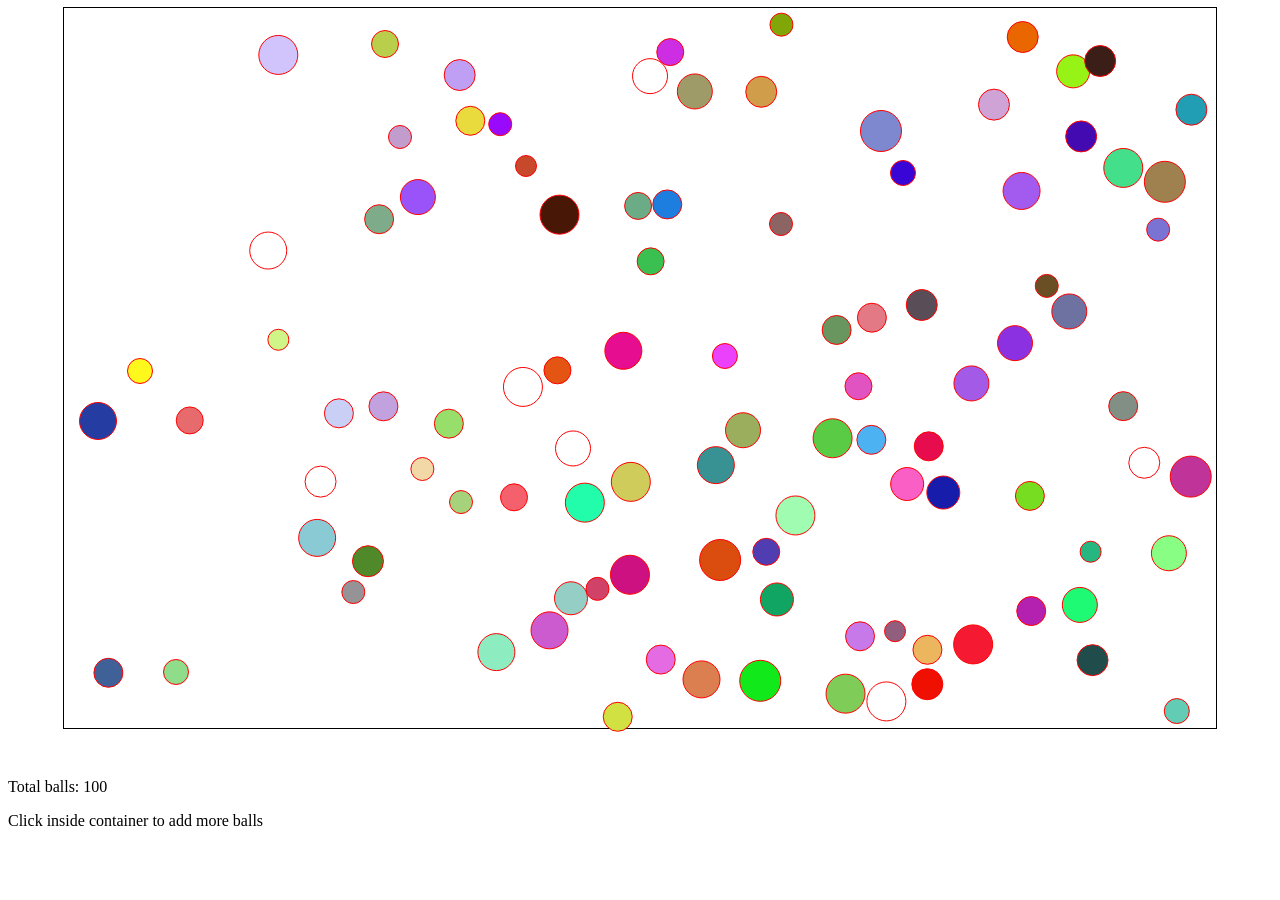
<file: ball_collision/index.html>
<!doctype html>
<html lang="en">
  <head>
    <meta charset="UTF-8" />
    <meta name="viewport" content="width=device-width, initial-scale=1" />
    <title>Ball Collision</title>
  </head>
  <body>
    <script src="scripts/index.js" type="module"></script>
  </body>
</html>
</file>
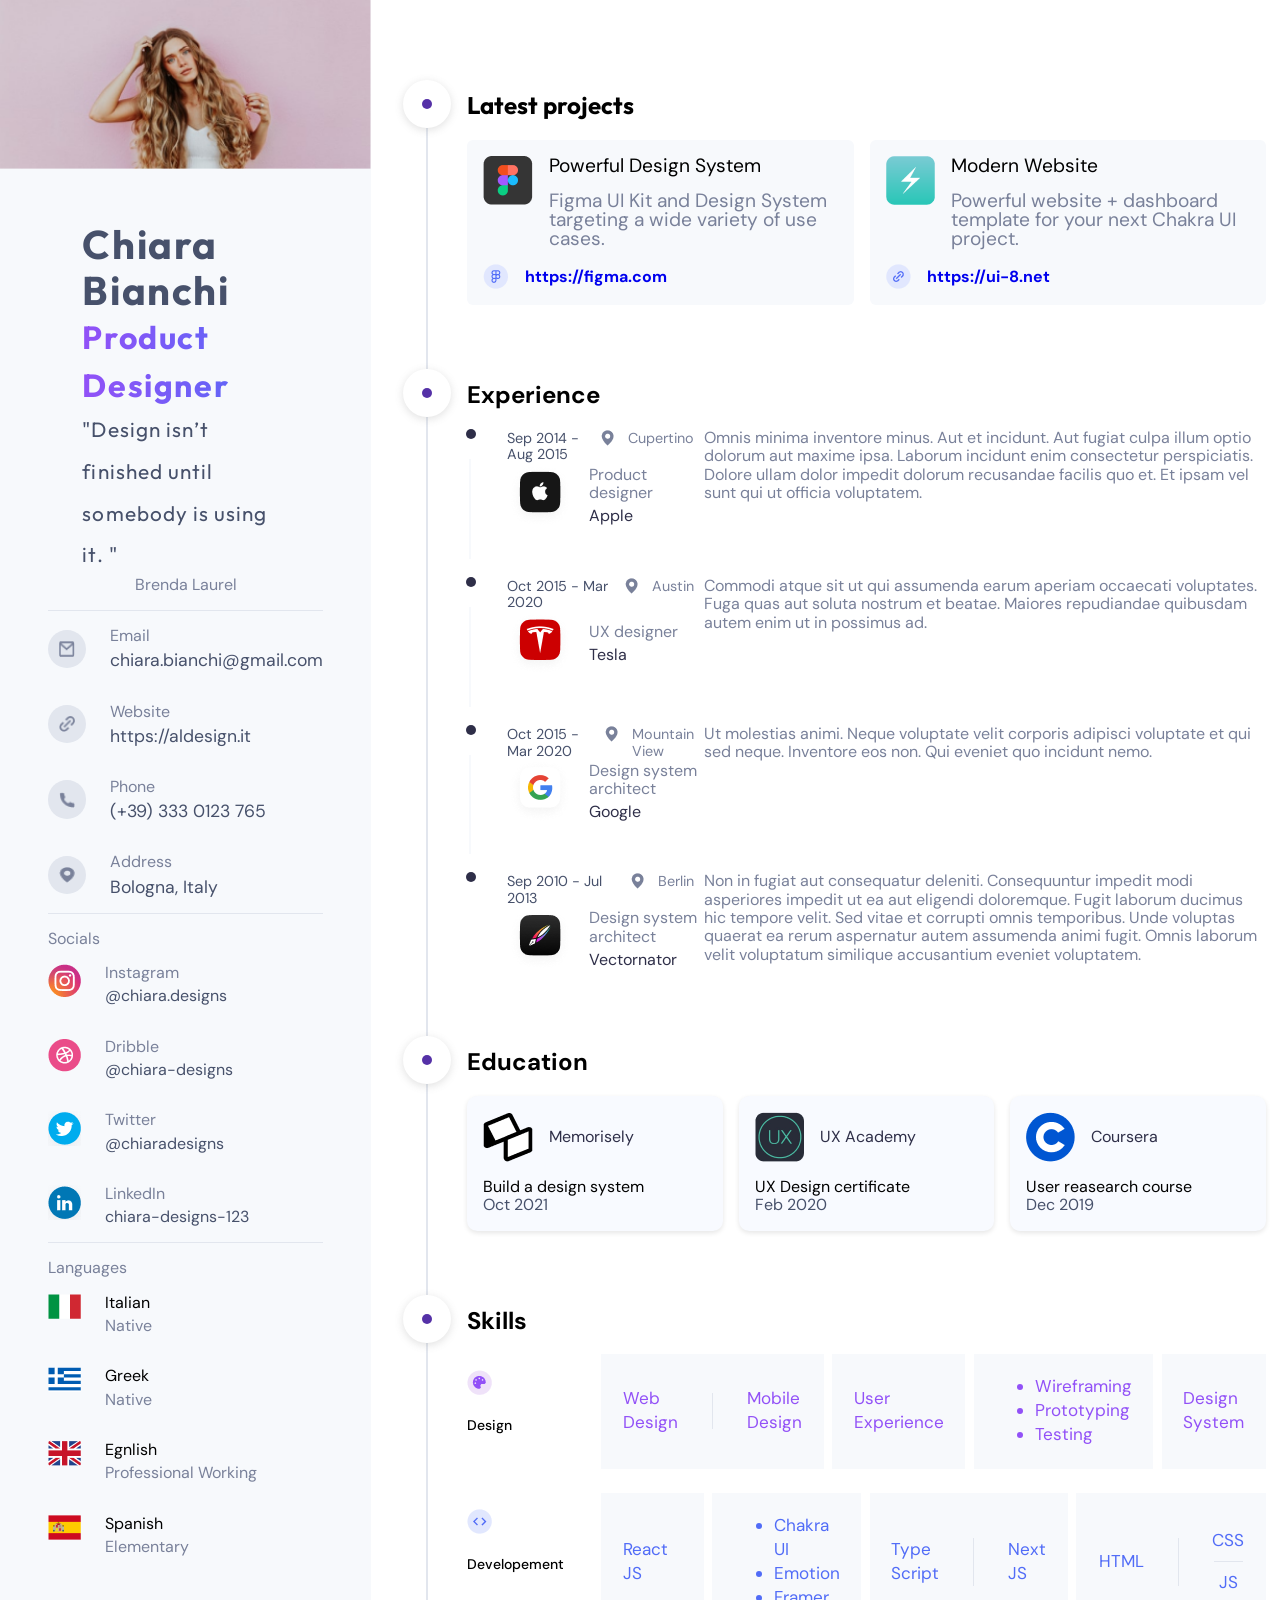
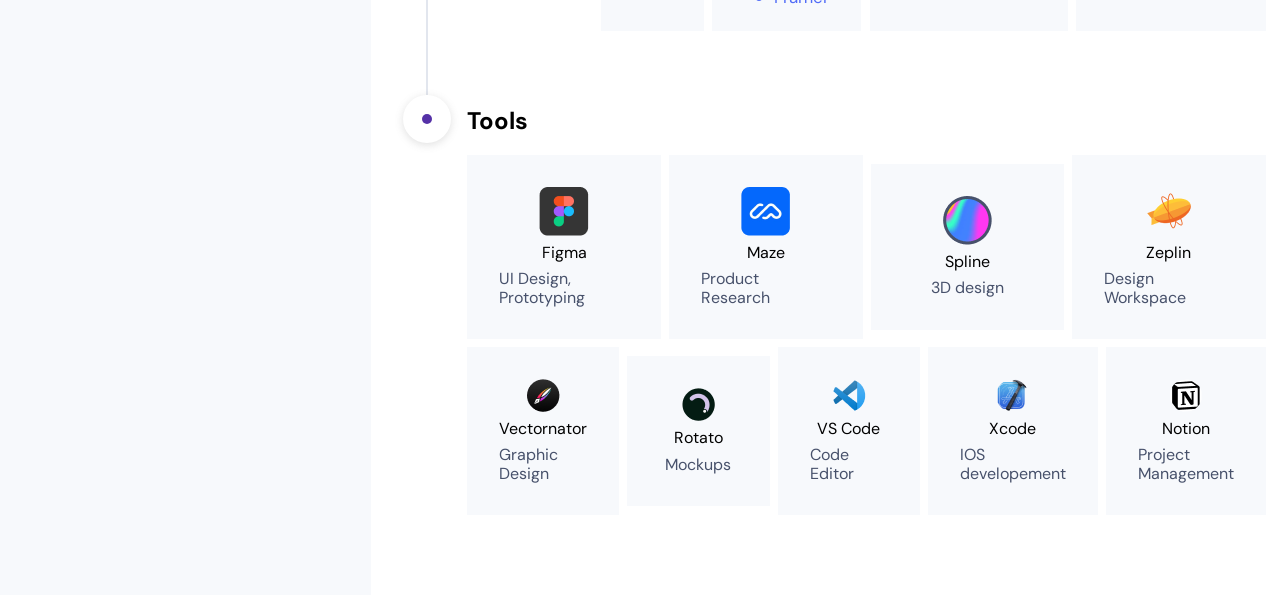
<file: Day1/index.html>
<!doctype html>
<html lang="en">
  <head>
    <meta charset="UTF-8" />
    <meta name="viewport" content="width=device-width, initial-scale=1" />
    <title>Chiara Bianchi</title>

    <!-- Outfit font -->
    <link rel="preconnect" href="https://fonts.googleapis.com" />
    <link rel="preconnect" href="https://fonts.gstatic.com" crossorigin />
    <link
      href="https://fonts.googleapis.com/css2?family=Outfit:wght@100..900&display=swap"
      rel="stylesheet"
    />
    <!-- DM Sans font -->
    <link rel="preconnect" href="https://fonts.googleapis.com" />
    <link rel="preconnect" href="https://fonts.gstatic.com" crossorigin />
    <link
      href="https://fonts.googleapis.com/css2?family=DM+Sans:ital,opsz,wght@0,9..40,100..1000;1,9..40,100..1000&family=Outfit:wght@100..900&display=swap"
      rel="stylesheet"
    />
    <link href="css/normalize.css" rel="stylesheet" />
    <link href="css/style.css" rel="stylesheet" />
    <link href="css/desktop.css" rel="stylesheet" />
  </head>

  <body>
    <div class="container">
      <!-- Side bar -->
      <div class="sidebar">
        <div class="profile-image">
          <img src="assets/profile/picture.png" alt="profile picture" />
        </div>
        <div class="wrapper">
          <section class="profile">
            <h1>Chiara Bianchi</h1>
            <h2>Product Designer</h2>
            <p>
              &quot;Design isn’t finished until somebody is using it. &quot;
            </p>
            <label class="profile__label--gray">Brenda Laurel</label>
          </section>
          <div class="sidebar__hr">
            <hr class="sidebar__hr--dim" />
          </div>
          <section class="contact">
            <div class="contact__cards">
              <div class="sidebar__card contact__card">
                <div class="contact__icon">
                  <img src="assets/icons/mail.png" alt="mail logo" />
                </div>
                <div class="details">
                  <span class="profile__label--gray">Email</span>
                  <a href="mailto:chiara.bianchi@gmail.com"
                    >chiara.bianchi@gmail.com</a
                  >
                </div>
              </div>
              <div class="sidebar__card contact__card">
                <div class="contact__icon">
                  <img src="assets/icons/link.png" alt="link logo" />
                </div>
                <div class="details">
                  <span class="profile__label--gray">Website</span>
                  <a href="https://aldesign.it">https://aldesign.it</a>
                </div>
              </div>
              <div class="sidebar__card contact__card">
                <div class="contact__icon">
                  <img src="assets/icons/phone.png" alt="phone logo" />
                </div>
                <div class="details">
                  <span class="profile__label--gray">Phone</span>
                  <a href="tel:+393330123765">(+39) 333 0123 765</a>
                </div>
              </div>
              <div class="sidebar__card contact__card">
                <div class="contact__icon">
                  <img src="assets/icons/location.png" alt="link logo" />
                </div>
                <div class="details">
                  <span class="profile__label--gray">Address</span>
                  <span>Bologna, Italy</span>
                </div>
              </div>
            </div>
          </section>
          <div class="sidebar__hr">
            <hr class="sidebar__hr--dim" />
          </div>
          <section class="social">
            <p class="profile__label--gray">Socials</p>
            <div class="contact__cards">
              <div class="sidebar__card">
                <div>
                  <img
                    src="assets/socials/instagram.png"
                    alt="instagram logo"
                  />
                </div>
                <div class="details">
                  <span class="profile__label--gray">Instagram</span>
                  <a href="https://instagram.com/chiara.designs"
                    >@chiara.designs</a
                  >
                </div>
              </div>
              <div class="sidebar__card">
                <div>
                  <img src="assets/socials/dribble.png" alt="dirbble logo" />
                </div>
                <div class="details">
                  <span class="profile__label--gray">Dribble</span>
                  <a href="https://instagram.com/chiara.designs"
                    >@chiara-designs</a
                  >
                </div>
              </div>
              <div class="sidebar__card">
                <div>
                  <img src="assets/socials/twitter.png" alt="twitter logo" />
                </div>
                <div class="details">
                  <span class="profile__label--gray">Twitter</span>
                  <a href="https://twitter.com/chiara.designs"
                    >@chiaradesigns</a
                  >
                </div>
              </div>
              <div class="sidebar__card">
                <div>
                  <img src="assets/socials/linkedin.png" alt="linkedin logo" />
                </div>
                <div class="details">
                  <span class="profile__label--gray">LinkedIn</span>
                  <a href="https://linkedin.com/chiara.designs"
                    >chiara-designs-123</a
                  >
                </div>
              </div>
            </div>
          </section>
          <div class="sidebar__hr">
            <hr class="sidebar__hr--dim" />
          </div>
          <section class="language">
            <p class="profile__label--gray">Languages</p>
            <div class="language__cards">
              <div class="language__card">
                <div>
                  <img src="assets/flags/italy.png" alt="Flag of Italy" />
                </div>
                <div class="details">
                  <span>Italian</span>
                  <span class="profile__label--gray">Native</span>
                </div>
              </div>
              <div class="language__card">
                <div>
                  <img src="assets/flags/greece.png" alt="Flag of Greece" />
                </div>
                <div class="details">
                  <span>Greek</span>
                  <span class="profile__label--gray">Native</span>
                </div>
              </div>
              <div class="language__card">
                <div>
                  <img src="assets/flags/britain.png" alt="Flag of Britain" />
                </div>
                <div class="details">
                  <span>Egnlish</span>
                  <span class="profile__label--gray">Professional Working</span>
                </div>
              </div>
              <div class="language__card">
                <div>
                  <img src="assets/flags/spain.png" alt="Flag of Spain" />
                </div>
                <div class="details">
                  <span>Spanish</span>
                  <span class="profile__label--gray">Elementary</span>
                </div>
              </div>
            </div>
          </section>
        </div>
      </div>

      <!-- Main -->
      <div class="main">
        <ul class="timeline">
          <li class="timeline__item">
            <div class="timeline__indicator">
              <div class="timeline__indicator--small"></div>
            </div>
            <section class="projects">
              <h2>Latest projects</h2>
              <!-- Project cards -->
              <div class="project__cards">
                <div class="project__card">
                  <div class="project__content">
                    <div class="project__image">
                      <img
                        src="assets/projects//figma.png"
                        alt="Powerful Design System"
                      />
                    </div>
                    <div class="project__desc">
                      <p>Powerful Design System</p>
                      <p>
                        Figma UI Kit and Design System targeting a wide variety
                        of use cases.
                      </p>
                    </div>
                  </div>
                  <div class="project__link">
                    <img src="assets/projects/figma-small.png" alt="figma" />
                    <a href="https://figma.com">https://figma.com</a>
                  </div>
                </div>
                <div class="project__card">
                  <div class="project__content">
                    <div class="project__image">
                      <img
                        src="assets/projects//modernwebsite.png"
                        alt="Modern Website"
                      />
                    </div>
                    <div class="project__desc">
                      <p>Modern Website</p>
                      <p>
                        Powerful website + dashboard template for your next
                        Chakra UI project.
                      </p>
                    </div>
                  </div>
                  <div class="project__link">
                    <img src="assets/projects/link-small.png" alt="figma" />
                    <a href="https://ui-8.net">https://ui-8.net</a>
                  </div>
                </div>
              </div>
            </section>
          </li>
          <li class="timeline__item">
            <div class="timeline__indicator">
              <div class="timeline__indicator--small"></div>
            </div>
            <section class="experience">
              <h2>Experience</h2>
              <ul class="experience__timeline">
                <li class="experience__timeline-item">
                  <div class="timeline__indicator--small"></div>
                  <div class="experience__card">
                    <div class="experience__card-container">
                      <div class="experience__card-header">
                        <span class="text--gray">Sep 2014 - Aug 2015</span>
                        <div class="company__location-icon">
                          <img
                            src="assets/projects/location.png"
                            alt="location icon"
                          />
                        </div>
                        <span class="profile__label--gray">Cupertino</span>
                      </div>
                      <div class="experience__card-content">
                        <img
                          src="assets/companies/apple.png"
                          alt="apple"
                          class="logo"
                        />
                        <div class="details">
                          <span class="profile__label--gray title"
                            >Product designer</span
                          >
                          <span class="company">Apple</span>
                        </div>
                      </div>
                    </div>
                    <div class="experience__card-desc profile__label--gray">
                      <p>
                        Omnis minima inventore minus. Aut et incidunt. Aut
                        fugiat culpa illum optio dolorum aut maxime ipsa.
                        Laborum incidunt enim consectetur perspiciatis. Dolore
                        ullam dolor impedit dolorum recusandae facilis quo et.
                        Et ipsam vel sunt qui ut officia voluptatem.
                      </p>
                    </div>
                  </div>
                </li>
                <li class="experience__timeline-item">
                  <div class="timeline__indicator--small"></div>
                  <div class="experience__card">
                    <div class="experience__card-container">
                      <div class="experience__card-header">
                        <span class="text--gray">Oct 2015 - Mar 2020</span>
                        <div class="company__location-icon">
                          <img
                            src="assets/projects/location.png"
                            alt="location icon"
                          />
                        </div>
                        <span class="profile__label--gray">Austin</span>
                      </div>
                      <div class="experience__card-content">
                        <img
                          src="assets/companies/tesla.png"
                          alt="tesla"
                          class="logo"
                        />
                        <div class="details">
                          <span class="profile__label--gray title"
                            >UX designer</span
                          >
                          <span class="company">Tesla</span>
                        </div>
                      </div>
                    </div>
                    <div class="experience__card-desc profile__label--gray">
                      <p>
                        Commodi atque sit ut qui assumenda earum aperiam
                        occaecati voluptates. Fuga quas aut soluta nostrum et
                        beatae. Maiores repudiandae quibusdam autem enim ut in
                        possimus ad.
                      </p>
                    </div>
                  </div>
                </li>
                <li class="experience__timeline-item">
                  <div class="timeline__indicator--small"></div>
                  <div class="experience__card">
                    <div class="experience__card-container">
                      <div class="experience__card-header">
                        <span class="text--gray">Oct 2015 - Mar 2020</span>
                        <div class="company__location-icon">
                          <img
                            src="assets/projects/location.png"
                            alt="location icon"
                          />
                        </div>
                        <span class="profile__label--gray">Mountain View</span>
                      </div>
                      <div class="experience__card-content">
                        <img
                          src="assets/companies/google.png"
                          alt="tesla"
                          class="logo"
                        />
                        <div class="details">
                          <span class="profile__label--gray title"
                            >Design system architect</span
                          >
                          <span class="company">Google</span>
                        </div>
                      </div>
                    </div>
                    <div class="experience__card-desc profile__label--gray">
                      <p>
                        Ut molestias animi. Neque voluptate velit corporis
                        adipisci voluptate et qui sed neque. Inventore eos non.
                        Qui eveniet quo incidunt nemo.
                      </p>
                    </div>
                  </div>
                </li>
                <li class="experience__timeline-item">
                  <div class="timeline__indicator--small"></div>
                  <div class="experience__card">
                    <div class="experience__card-container">
                      <div class="experience__card-header">
                        <span class="text--gray">Sep 2010 - Jul 2013</span>
                        <div class="company__location-icon">
                          <img
                            src="assets/projects/location.png"
                            alt="location icon"
                          />
                        </div>
                        <span class="profile__label--gray">Berlin</span>
                      </div>
                      <div class="experience__card-content">
                        <img
                          src="assets/companies/vectornator.png"
                          alt="tesla"
                          class="logo"
                        />
                        <div class="details">
                          <span class="profile__label--gray title"
                            >Design system architect</span
                          >
                          <span class="company">Vectornator</span>
                        </div>
                      </div>
                    </div>
                    <div class="experience__card-desc profile__label--gray">
                      <p>
                        Non in fugiat aut consequatur deleniti. Consequuntur
                        impedit modi asperiores impedit ut ea aut eligendi
                        doloremque. Fugit laborum ducimus hic tempore velit. Sed
                        vitae et corrupti omnis temporibus. Unde voluptas
                        quaerat ea rerum aspernatur autem assumenda animi fugit.
                        Omnis laborum velit voluptatum similique accusantium
                        eveniet voluptatem.
                      </p>
                    </div>
                  </div>
                </li>
              </ul>
            </section>
          </li>
          <li class="timeline__item">
            <div class="timeline__indicator">
              <div class="timeline__indicator--small"></div>
            </div>
            <section class="education">
              <h2>Education</h2>
              <div class="education__cards">
                <div class="education__card">
                  <div class="education__card-logo">
                    <img
                      src="assets/education/memorisely.png"
                      alt="memorisely"
                    />
                    <span class="company">Memorisely</span>
                  </div>
                  <div class="education__card-description">
                    <span class="title">Build a design system</span>
                    <span class="text--gray">Oct 2021</span>
                  </div>
                </div>
                <div class="education__card">
                  <div class="education__card-logo">
                    <img
                      src="assets/education/ux-academy.png"
                      alt="ux academy"
                    />
                    <span class="company">UX Academy</span>
                  </div>
                  <div class="education__card-description">
                    <span class="title">UX Design certificate</span>
                    <span class="text--gray">Feb 2020</span>
                  </div>
                </div>
                <div class="education__card">
                  <div class="education__card-logo">
                    <img src="assets/education/coursera.png" alt="coursera" />
                    <span class="company">Coursera</span>
                  </div>
                  <div class="education__card-description">
                    <span class="title">User reasearch course</span>
                    <span class="text--gray">Dec 2019</span>
                  </div>
                </div>
              </div>
            </section>
          </li>
          <li class="timeline__item">
            <div class="timeline__indicator">
              <div class="timeline__indicator--small"></div>
            </div>
            <section class="skills">
              <h2>Skills</h2>
              <div class="skills__container">
                <div class="skill__category">
                  <div class="skill__title">
                    <img src="assets/skills/design.png" alt="design" />
                    <p>Design</p>
                  </div>
                  <div class="skill__cards">
                    <div class="skill__card skill__card--center">
                      <span>Web<br />Design</span>
                      <span class="line--vertical"></span>
                      <span
                        >Mobile<br />
                        Design</span
                      >
                    </div>
                    <div class="skill__card">User Experience</div>
                    <div class="skill__card">
                      <ul>
                        <li>Wireframing</li>
                        <li>Prototyping</li>
                        <li>Testing</li>
                      </ul>
                    </div>
                    <div class="skill__card">Design<br />System</div>
                  </div>
                </div>
                <div class="skill__category design">
                  <div class="skill__title">
                    <img
                      src="assets/skills/developement.png"
                      alt="developement"
                    />
                    <p>Developement</p>
                  </div>
                  <div class="skill__cards">
                    <div class="skill__card">React JS</div>
                    <div class="skill__card">
                      <ul>
                        <li>Chakra UI</li>
                        <li>Emotion</li>
                        <li>Framer</li>
                      </ul>
                    </div>
                    <div class="skill__card skill__card--center">
                      <span>Type<br />Script</span>
                      <span class="line--vertical"></span>
                      <span>Next<br />JS</span>
                    </div>
                    <div class="skill__card skill__card--center">
                      <span>HTML</span>
                      <span class="line--vertical"></span>
                      <div class="skill__card--center-right">
                        <span>CSS</span>
                        <hr class="sidebar__hr--dim" />
                        <span>JS</span>
                      </div>
                    </div>
                  </div>
                </div>
              </div>
            </section>
          </li>
          <li class="timeline__item">
            <div class="timeline__indicator">
              <div class="timeline__indicator--small"></div>
            </div>
            <section class="tools">
              <h2>Tools</h2>
              <div class="tools__card">
                <div class="tools__desc">
                  <img src="assets/tools/figma.png" alt="figma" />
                  <span class="title">Figma</span>
                  <span class="text--gray">UI Design, Prototyping</span>
                </div>
                <div class="tools__desc">
                  <img src="assets/tools/maze.png" alt="maze" />
                  <span class="title">Maze</span>
                  <span class="text--gray">Product Research</span>
                </div>
                <div class="tools__desc">
                  <img src="assets/tools/spline.png" alt="spline" />
                  <span class="title">Spline</span>
                  <span class="text--gray">3D design</span>
                </div>
                <div class="tools__desc">
                  <img src="assets/tools/zeplin.png" alt="zeplin" />
                  <span class="title">Zeplin</span>
                  <span class="text--gray">Design Workspace</span>
                </div>
                <div class="tools__desc">
                  <img src="assets/tools/vectornator.png" alt="vectornator" />
                  <span class="title">Vectornator</span>
                  <span class="text--gray">Graphic Design</span>
                </div>
                <div class="tools__desc">
                  <img src="assets/tools/rotato.png" alt="rotato" />
                  <span class="title">Rotato</span>
                  <span class="text--gray">Mockups</span>
                </div>
                <div class="tools__desc">
                  <img src="assets/tools/vscode.png" alt="vscode" />
                  <span class="title">VS Code</span>
                  <span class="text--gray">Code Editor</span>
                </div>
                <div class="tools__desc">
                  <img src="assets/tools/xcode.png" alt="xcode" />
                  <span class="title">Xcode</span>
                  <span class="text--gray">IOS developement</span>
                </div>
                <div class="tools__desc">
                  <img src="assets/tools/notion.png" alt="notion" />
                  <span class="title">Notion</span>
                  <span class="text--gray">Project Management</span>
                </div>
              </div>
            </section>
          </li>
        </ul>
      </div>
    </div>
  </body>
</html>
</file>
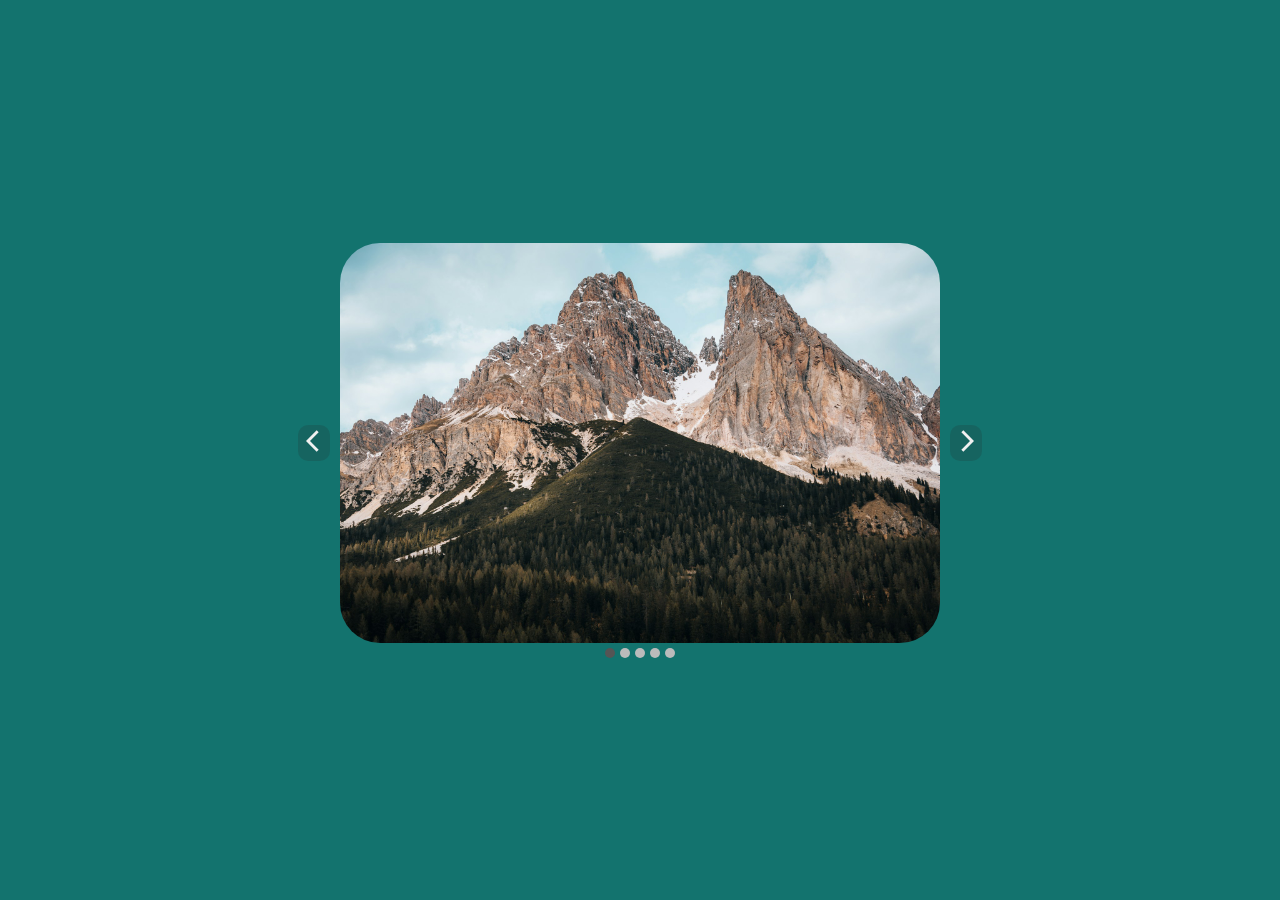
<file: image_carousel/index.html>
<!doctype html>
<html lang="en">
  <head>
    <meta charset="UTF-8" />
    <meta name="viewport" content="width=device-width, initial-scale=1.0" />
    <title>Carousel</title>
    <link rel="stylesheet" href="src/style.css" />
  </head>
  <body>
    <div class="carousel-container">
      <div class="navbtn">
        <div id="leftbtn">
          <svg
            class="arrowbtn"
            width="32"
            height="32"
            viewBox="0 0 24 24"
            version="1.1"
            aria-hidden="false"
          >
            <desc lang="en-US">Chevron left</desc>
            <path d="M15.5 18.5 14 20l-8-8 8-8 1.5 1.5L9 12l6.5 6.5Z"></path>
          </svg>
        </div>
      </div>
      <div class="carousel-frame">
        <div class="carousel">
          <div class="slide">
            <img src="public/1.jpg" alt="Picture 1" />
          </div>
          <div class="slide">
            <img src="public/2.jpg" alt="Picture 2" />
          </div>
          <div class="slide">
            <img src="public/3.jpg" alt="Picture 3" />
          </div>
          <div class="slide">
            <img src="public/4.jpg" alt="Picture 4" />
          </div>
          <div class="slide">
            <img src="public/5.jpg" alt="Picture 5" />
          </div>
        </div>
      </div>
      <div class="navbtn">
        <div id="rightbtn">
          <svg
            class="arrowbtn"
            width="32"
            height="32"
            viewBox="0 0 24 24"
            version="1.1"
            aria-hidden="false"
          >
            <desc lang="en-US">Chevron right</desc>
            <path d="M8.5 5.5 10 4l8 8-8 8-1.5-1.5L15 12 8.5 5.5Z"></path>
          </svg>
        </div>
      </div>
    </div>
    <div class="indicators">
      <div class="indicator active"></div>
      <div class="indicator"></div>
      <div class="indicator"></div>
      <div class="indicator"></div>
      <div class="indicator"></div>
    </div>
    <script type="module" src="./src/index.js"></script>
  </body>
</html>
</file>
<file: Day1/css/style.css>
:root {
  --sidebar-background: #f7f9fc;
  --foreground-gray: #47516b;
  --dim-white: #e2e6ee;
}

* {
  box-sizing: border-box;
  font-family: "DM Sans", sans-serif;
}

.container {
  display: flex;
  flex-direction: column;
}

/* Side Bar */

.sidebar {
  background-color: var(--sidebar-background);
}

.profile-image > img {
  width: 100%;
}

.profile__label--gray {
  color: #79819a;
  font-size: 1em;
}

.sidebar__hr {
  margin: 1em 0em;
}

.wrapper {
  padding: 3em;
}

.profile {
  display: flex;
  flex-direction: column;
  justify-content: center;
  align-items: center;
  align-self: center;
}

.details {
  display: flex;
  flex-direction: column;
  align-items: baseline;
  gap: 0.3em;
}

.profile > *:not(:last-child) {
  font-family: "Outfit", sans-serif;
  width: 50%;
  margin: 0 auto;
}

.profile > h1 {
  font-size: 2.5em;
  color: var(--foreground-gray);
  letter-spacing: 0.1rem;
}

.profile > h2 {
  background: linear-gradient(to right, #9251f7, #516cf7);
  -webkit-background-clip: text;
  background-clip: text; /* Fallback for modern browsers */
  color: transparent;
  letter-spacing: 0.1rem;
  font-size: 2em;
  line-height: 1.5em;
  /* margin-bottom: 2em; */
}

.profile > p {
  letter-spacing: 0.05em;
  font-size: 1.3em;
  line-height: 2em;
  color: var(--foreground-gray);
}

.contact__cards {
  display: flex;
  flex-wrap: wrap;
  align-items: center;
  gap: 2em;
}

.sidebar__card {
  display: flex;
  flex-direction: row;
  flex: 14em;
  gap: 1.5em;
}

.contact__icon {
  background-color: var(--dim-white);
  border-radius: 50%;
  padding: 0.7em;
  display: flex;
  align-self: center;
  aspect-ratio: 1;
}

.contact__icon img {
  width: 1em;
  aspect-ratio: 1;
}

.details a {
  text-decoration: none;
  color: var(--foreground-gray);
}

.contact__card > .details a:last-child,
.contact__card > .details span:last-child {
  color: var(--foreground-gray);
  font-size: 1.1em;
}

.language__cards {
  display: flex;
  flex-wrap: wrap;
  align-items: center;
  gap: 2em;
}

.language__card {
  display: flex;
  flex-direction: row;
  flex: 14em;
  gap: 1.5em;
}

/* Main */

.main {
  margin: 2em;
}

.timeline {
  list-style: none;
  padding-left: 0px;
}

.timeline__item {
  display: flex;
  flex-direction: row;
  gap: 1em;
  position: relative;
  padding-block: 2em;
}

.timeline__item h2 {
  margin-top: 0.5em;
}

.timeline__item:before {
  position: absolute;
  content: "";
  width: 2px;
  left: 1.425em;
  z-index: -9999;
  background-color: var(--dim-white);
  height: calc(100% - 48px);
  top: calc(48px + 2em);
}

.timeline__item:last-child::before {
  display: none;
}

.timeline__indicator {
  display: flex;
  justify-content: center;
  align-items: center;
  height: 3em;
  aspect-ratio: 1;
  border-radius: 50%;
  box-shadow: rgba(99, 99, 99, 0.2) 0px 2px 8px 0px;
}

.timeline__indicator--small {
  background-color: #5531a7;
  width: 10px;
  aspect-ratio: 1;
  border-radius: 50%;
}

.experience__timeline-item {
  position: relative;
}

.experience__timeline {
  display: flex;
  flex-direction: column;
  gap: 3em;
}

/* Projects */
.projects > h2 {
  font-family: "Outfit", sans-serif;
}

.project__cards {
  display: flex;
  flex-direction: column;
  gap: 1em;
}

.project__card {
  border-radius: 6px;
  background-color: var(--sidebar-background);
  padding: 1em;
  display: flex;
  flex-direction: column;
  gap: 1em;
}

.project__content {
  display: flex;
  flex-direction: row;
  gap: 1em;
}

.project__desc {
  display: flex;
  flex-direction: column;
  gap: 1em;
}

.project__desc > p {
  margin: 0px;
  font-size: 1.2em;
  line-height: 1em;
}

.project__desc p:last-child {
  color: #79819a;
}

.project__link {
  display: flex;
  align-items: center;
  gap: 1em;
}

.project__link a {
  text-decoration: none;
  font-weight: 700;
}

/* Experience */
.experience ul {
  list-style: none;
}

.experience__timeline-item:before {
  position: absolute;
  content: "";
  height: 100%;
  width: 2px;
  background-color: var(--sidebar-background);
  left: -2.4rem;
  margin-top: 30px;
}

.experience__timeline-item:last-child::before {
  display: none;
}

.experience__timeline-item > .timeline__indicator--small {
  background-color: #2e2e48;
  position: absolute;
  left: -2.6rem;
}

.experience__card {
  border-radius: 10px;
  display: flex;
  flex-direction: column;
  gap: 10px;
}

.experience__card-desc > p {
  margin: 0px;
}

.experience__card-header {
  display: inline-flex;
  justify-content: flex-start;
  font-size: 0.9em;
  gap: 1em;
}

.experience__card-content {
  display: flex;
  align-items: center;
}

.education {
  width: 100%;
}

.education__cards {
  display: flex;
  flex-direction: column;
  gap: 1em;
}

.education__card {
  background: #f8faff;
  border-radius: 10px;
  box-shadow: 0 2px 5px rgba(0, 0, 0, 0.1);
  padding: 1em;
  width: 100%;
  display: flex;
  flex-direction: column;
  align-items: flex-start;
  gap: 0.5em;
}

.education__card-logo {
  display: flex;
  flex-direction: row;
  justify-content: space-between;
  align-items: center;
  margin-bottom: 8px;
}

.education__card-description {
  display: flex;
  flex-direction: column;
}

.title {
  font-size: 1em;
}

.text--gray {
  color: var(--foreground-gray);
  font-size: 1em;
}

.company {
  margin-left: 16px;
  color: #2e2e48;
}

/* Skills */
.skills {
  width: 100%;
}

.skills__container {
  display: flex;
  flex-direction: column;
  gap: 1.5em;
}

.skill__category {
  display: flex;
  flex-direction: row;
  gap: 1.5em;
}

.skill__title {
  display: flex;
  flex-direction: column;
  gap: 0.5rem;
  align-items: flex-start;
  align-content: flex-start;
  font-size: 0.875rem;
  font-weight: 500;
  padding-block: 1rem;
  min-width: 11ch;
}

.skill__cards {
  display: flex;
  flex-direction: column;
  width: 100%;
  gap: 0.5em;
  color: #9251f7;
  font-size: 1.07em;
  line-height: 1.4em;
}

.design > .skill__cards {
  color: #516cf7;
}

.skill__card {
  display: flex;
  align-items: center;
  background-color: var(--sidebar-background);
  padding: 1.25em;
  flex: 1;
}

.skill__card > ul {
  list-style-type: disc;
}

.skill__card--center {
  justify-content: center;
  align-items: center;
}
.skill__card--center-right {
  width: 20%;
  display: flex;
  flex-direction: column;
  align-items: center;
}

.line--vertical {
  display: inline-block;
  width: 1px;
  height: 50%;
  border-left: 1px solid var(--dim-white);
  margin: 2em;
}

.sidebar__hr--dim {
  width: 100%;
  background-color: var(--dim-white);
  border: 0;
  height: 1px;
}

/* Tools */
.tools__card {
  display: flex;
  flex-wrap: wrap;
  gap: 0.5em;
}

.minor-tools {
  display: flex;
}

.tools__desc {
  display: flex;
  flex-direction: column;
  align-items: center;
  justify-content: center;
  gap: 0.5rem;
  flex: 1;
  flex-basis: calc(33% - 1rem);
  background: var(--sidebar-background);
  padding: 2em;
}

.minor-tools > .tools__desc {
  width: 156px;
  height: 130px;
}
</file>
<file: Day1/css/desktop.css>
@media (min-width: 768px) {
  .container {
    display: flex;
    flex-direction: row;
  }

  /* Side bar */
  .profile > *:not(:last-child) {
    width: 75%;
  }


  /* Projects */
  .project__cards {
    flex-direction: row;
  }

  /* Experience */
  .experience__card {
    flex-direction: row;
  }

  .experience__card > .experience__card-container {
    flex-basis: 25%;
  }

  .experience__card > .experience__card-desc {
    flex-basis: 75%;
  }

  /* Education */
  .education__cards {
    flex-direction: row;
  }

  /* Skills */
  .skill__cards {
    flex-direction: row;
  }

  /* Tools */

  .tools {
    width: 100%;
  }

  .tools__card {
    display: flex;
    flex-wrap: wrap;
    gap: 0.5em;
    justify-content: space-between;
    align-items: center;
  }

  .tools__desc {
    flex: 1;
  }

  .tools__desc:nth-child(-1n + 4) {
    flex-basis: calc(25% - 1rem);
    width: 100%;
  }
}
</file>
<file: image_carousel/src/style.css>
body {
  display: flex;
  justify-content: center;
  align-items: center;
  flex-direction: column;
  height: 100vh;
  margin: 0;
  background-color: #13736e;
}

.carousel-container {
  justify-content: center;
  display: flex;
  gap: 10px;
}

.navbtn {
  width: 32px;
  display: flex;
  align-items: center;
}

.navbtn > :first-child {
  background-color: #25252530;
  border-radius: 10px;
}

.navbtn div:hover {
  transform: scale(1.2);
}

.arrowbtn {
  fill: #f0f0f0;
  cursor: pointer;
}

.carousel-frame {
  width: 400px;
  height: 400px;
  overflow: hidden;
  border-radius: 40px;
  position: relative;
}

.carousel {
  display: flex;
  position: absolute;
  transition: left 1s;
}

.slide {
  width: 600px;
  height: 600px;
  flex-shrink: 0;
}

.slide img {
  max-width: 100%;
  max-height: 100%;
  width: auto;
  height: auto;
}

.indicators {
  margin-top: 5px;
  display: flex;
  justify-content: center;
  gap: 5px;
}

.indicator {
  width: 10px;
  height: 10px;
  border-radius: 10px;
  cursor: pointer;
  background-color: #bbbbbb;
}

.indicator:hover {
  transform: scale(1.2);
}

.active {
  background: #555555;
}

@media (min-width: 768px) {
  .carousel-frame {
    width: 600px;
    height: 400px;
  }
}
</file>
